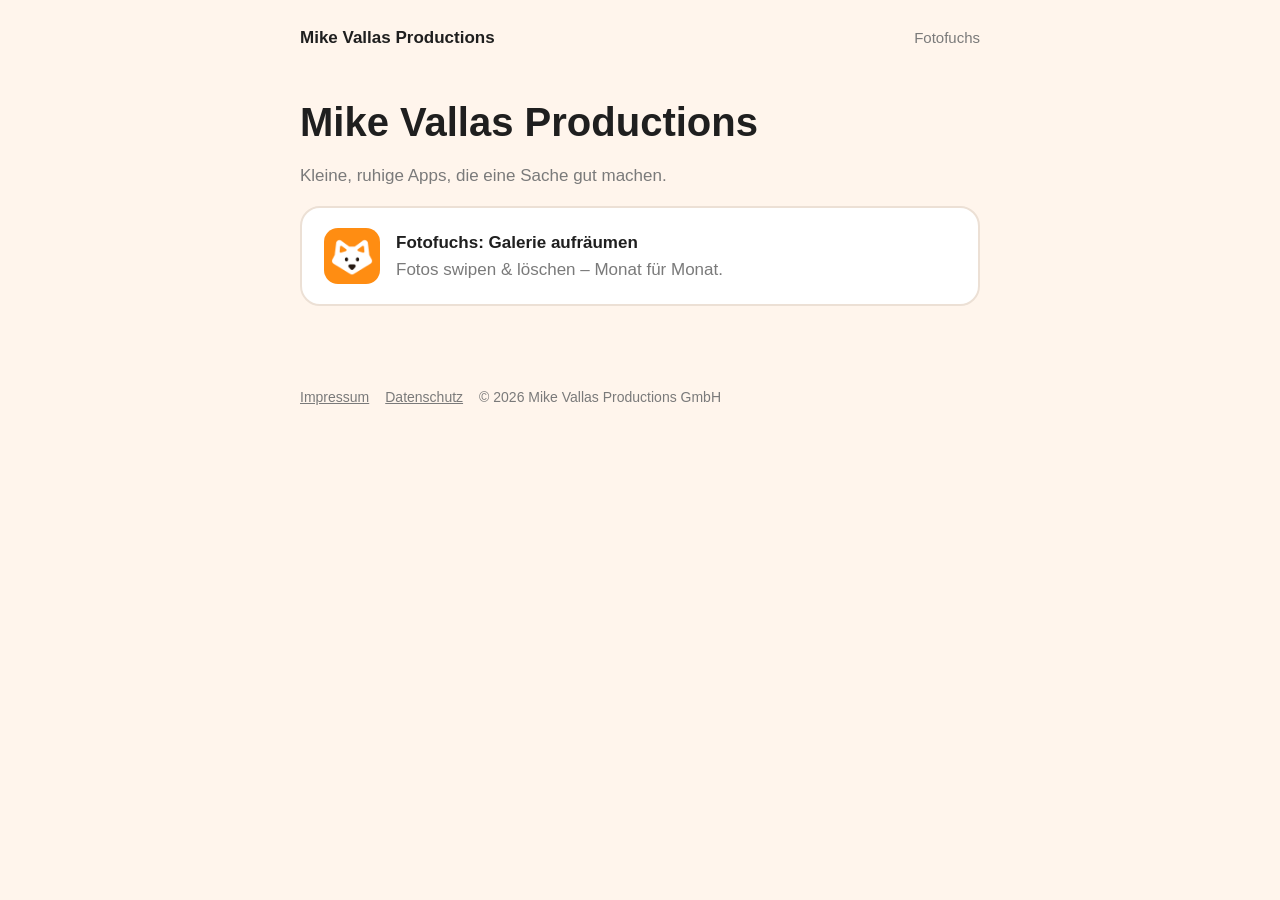
<file: index.html>
<!doctype html>
<html lang="de">
<head>
<meta charset="utf-8">
<meta name="viewport" content="width=device-width, initial-scale=1">
<title>Mike Vallas Productions</title>
<link rel="stylesheet" href="style.css">
<link rel="icon" href="fotofuchs/icon.png">
</head>
<body>
<header><a class="brand" href="">Mike Vallas Productions</a><nav><a href="fotofuchs/">Fotofuchs</a></nav></header>
<main>
<h1>Mike Vallas Productions</h1>
<p class="muted">Kleine, ruhige Apps, die eine Sache gut machen.</p>
<a class="card" href="fotofuchs/"><img class="icon" src="fotofuchs/icon.png" alt=""><div><strong>Fotofuchs: Galerie aufräumen</strong><br><span class="muted">Fotos swipen &amp; löschen – Monat für Monat.</span></div></a>

</main>
<footer><a href="impressum/">Impressum</a><a href="datenschutz/">Datenschutz</a>© 2026 Mike Vallas Productions GmbH</footer>
</body>
</html>
</file>
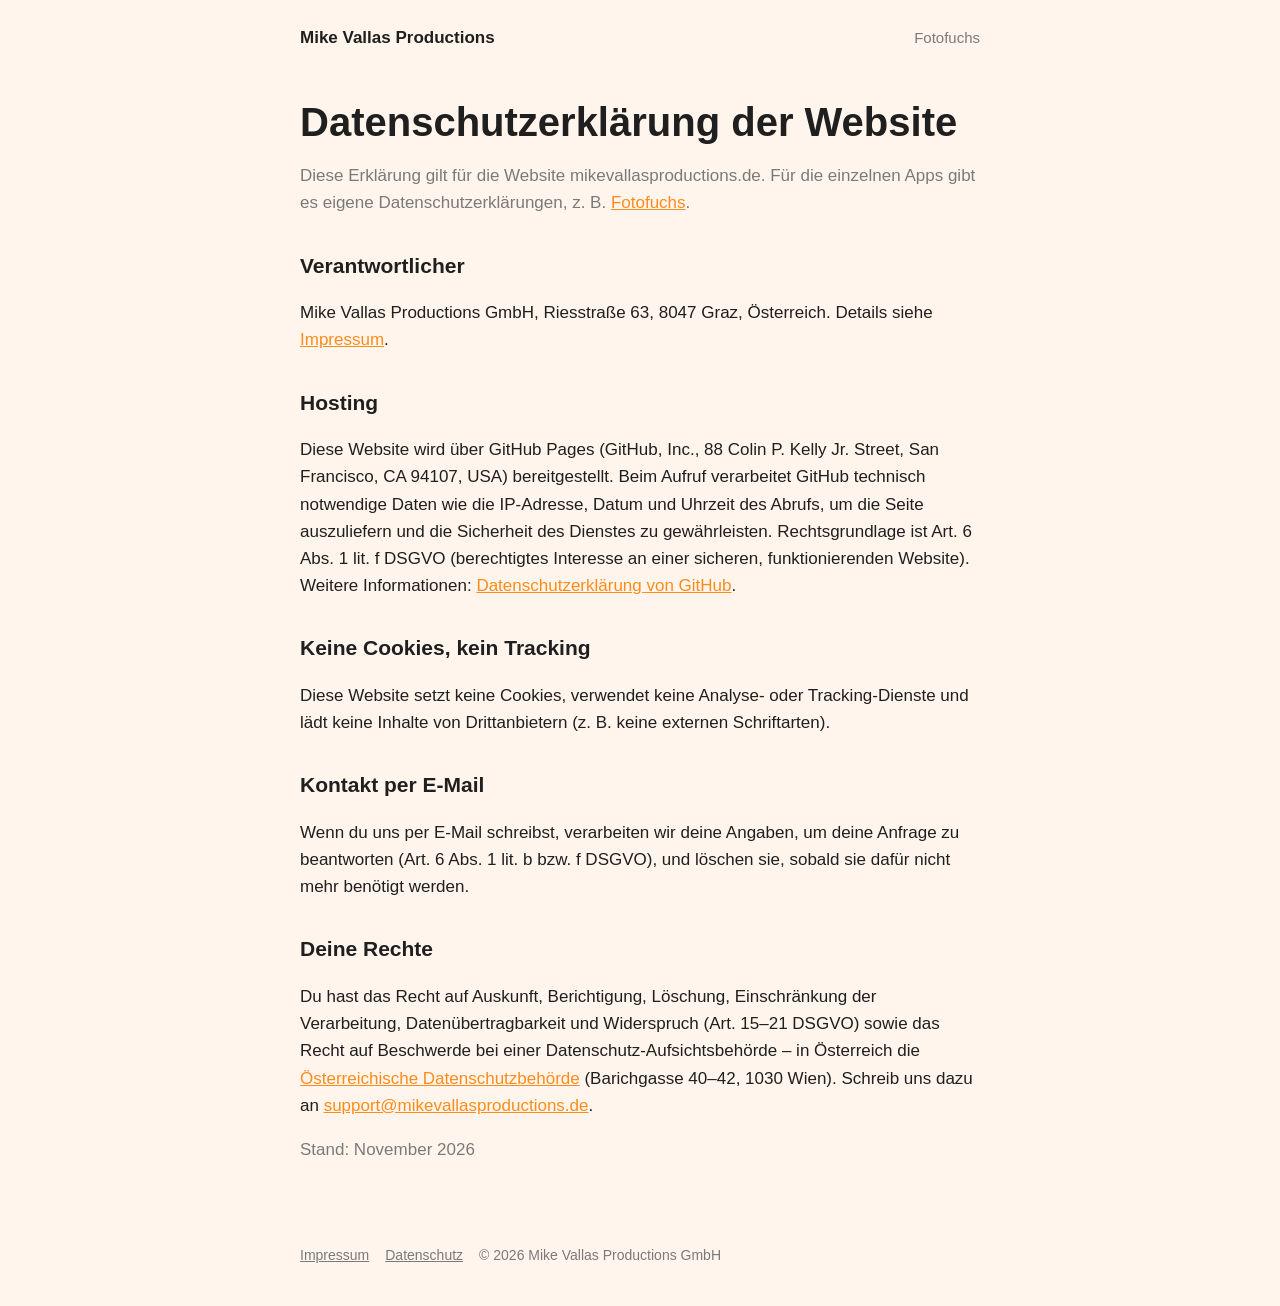
<file: datenschutz/index.html>
<!doctype html>
<html lang="de">
<head>
<meta charset="utf-8">
<meta name="viewport" content="width=device-width, initial-scale=1">
<title>Datenschutz – Mike Vallas Productions</title>
<link rel="stylesheet" href="../style.css">
<link rel="icon" href="../fotofuchs/icon.png">
</head>
<body>
<header><a class="brand" href="../">Mike Vallas Productions</a><nav><a href="../fotofuchs/">Fotofuchs</a></nav></header>
<main>
<h1>Datenschutz­erklärung der Website</h1>
<p class="muted">Diese Erklärung gilt für die Website mikevallasproductions.de. Für die einzelnen Apps gibt es eigene Datenschutzerklärungen, z.&nbsp;B. <a href="../fotofuchs/datenschutz/">Fotofuchs</a>.</p>
<h2>Verantwortlicher</h2>
<p>Mike Vallas Productions GmbH, Riesstraße 63, 8047 Graz, Österreich. Details siehe <a href="../impressum/">Impressum</a>.</p>
<h2>Hosting</h2>
<p>Diese Website wird über GitHub Pages (GitHub, Inc., 88 Colin P. Kelly Jr. Street, San Francisco, CA 94107, USA) bereitgestellt. Beim Aufruf verarbeitet GitHub technisch notwendige Daten wie die IP-Adresse, Datum und Uhrzeit des Abrufs, um die Seite auszuliefern und die Sicherheit des Dienstes zu gewährleisten. Rechtsgrundlage ist Art. 6 Abs. 1 lit. f DSGVO (berechtigtes Interesse an einer sicheren, funktionierenden Website). Weitere Informationen: <a href="https://docs.github.com/de/site-policy/privacy-policies/github-general-privacy-statement">Datenschutzerklärung von GitHub</a>.</p>
<h2>Keine Cookies, kein Tracking</h2>
<p>Diese Website setzt keine Cookies, verwendet keine Analyse- oder Tracking-Dienste und lädt keine Inhalte von Drittanbietern (z.&nbsp;B. keine externen Schriftarten).</p>
<h2>Kontakt per E-Mail</h2>
<p>Wenn du uns per E-Mail schreibst, verarbeiten wir deine Angaben, um deine Anfrage zu beantworten (Art. 6 Abs. 1 lit. b bzw. f DSGVO), und löschen sie, sobald sie dafür nicht mehr benötigt werden.</p>
<h2>Deine Rechte</h2>
<p>Du hast das Recht auf Auskunft, Berichtigung, Löschung, Einschränkung der Verarbeitung, Datenübertragbarkeit und Widerspruch (Art. 15–21 DSGVO) sowie das Recht auf Beschwerde bei einer Datenschutz-Aufsichtsbehörde – in Österreich die <a href="https://www.dsb.gv.at">Österreichische Datenschutzbehörde</a> (Barichgasse 40–42, 1030 Wien). Schreib uns dazu an <a href="mailto:support@mikevallasproductions.de">support@mikevallasproductions.de</a>.</p>
<p class="muted">Stand: November 2026</p>

</main>
<footer><a href="../impressum/">Impressum</a><a href="../datenschutz/">Datenschutz</a>© 2026 Mike Vallas Productions GmbH</footer>
</body>
</html>
</file>
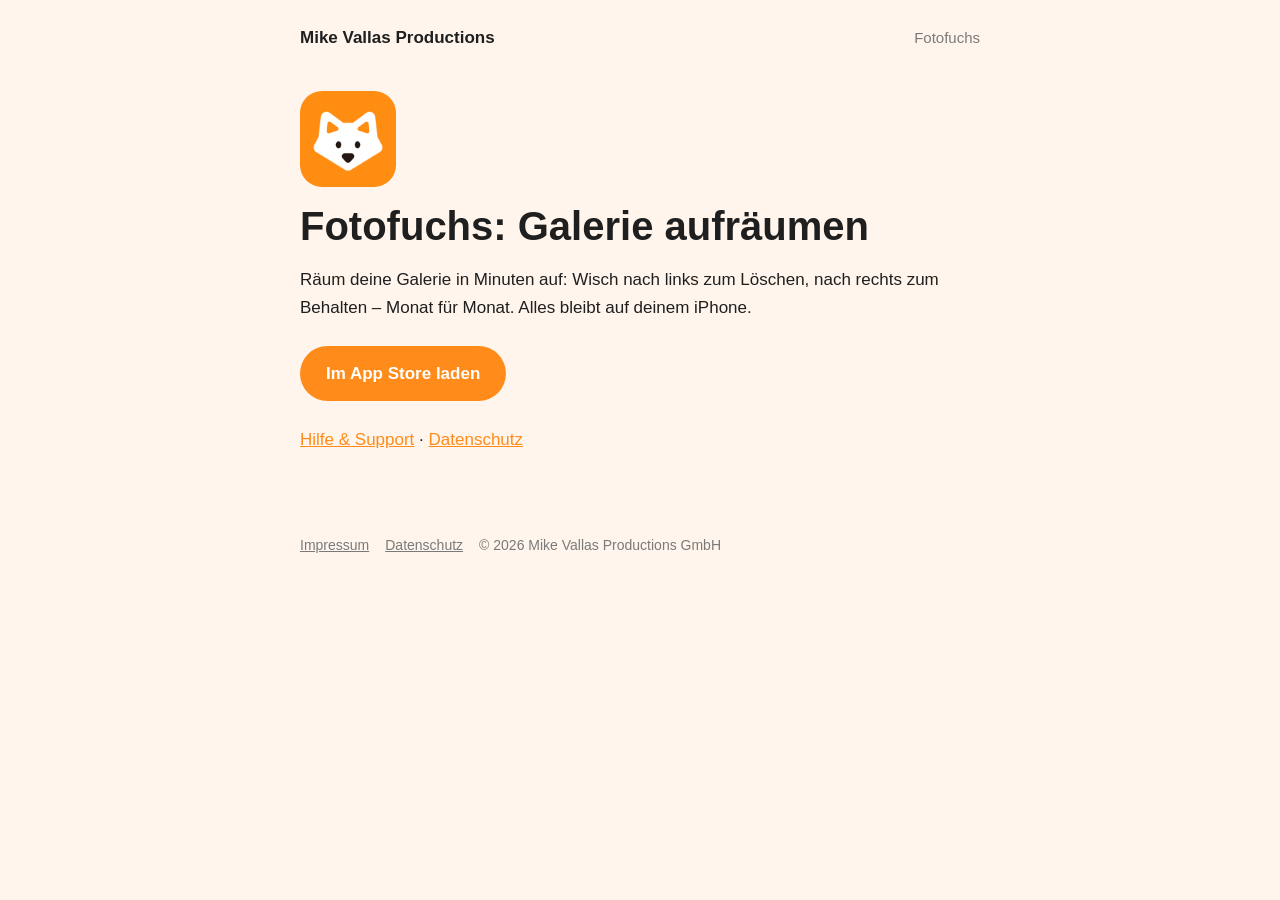
<file: fotofuchs/index.html>
<!doctype html>
<html lang="de">
<head>
<meta charset="utf-8">
<meta name="viewport" content="width=device-width, initial-scale=1">
<title>Fotofuchs: Galerie aufräumen</title>
<link rel="stylesheet" href="../style.css">
<link rel="icon" href="../fotofuchs/icon.png">
</head>
<body>
<header><a class="brand" href="../">Mike Vallas Productions</a><nav><a href="../fotofuchs/">Fotofuchs</a></nav></header>
<main>
<img class="icon" src="icon.png" alt="Fotofuchs-Icon" style="width:96px;height:96px;border-radius:22px">
<h1>Fotofuchs: Galerie aufräumen</h1>
<p>Räum deine Galerie in Minuten auf: Wisch nach links zum Löschen, nach rechts zum Behalten – Monat für Monat. Alles bleibt auf deinem iPhone.</p>
<a class="btn" href="https://apps.apple.com/app/id6838098543">Im App Store laden</a>
<p><a href="support/">Hilfe &amp; Support</a> · <a href="datenschutz/">Datenschutz</a></p>

</main>
<footer><a href="../impressum/">Impressum</a><a href="../datenschutz/">Datenschutz</a>© 2026 Mike Vallas Productions GmbH</footer>
</body>
</html>
</file>
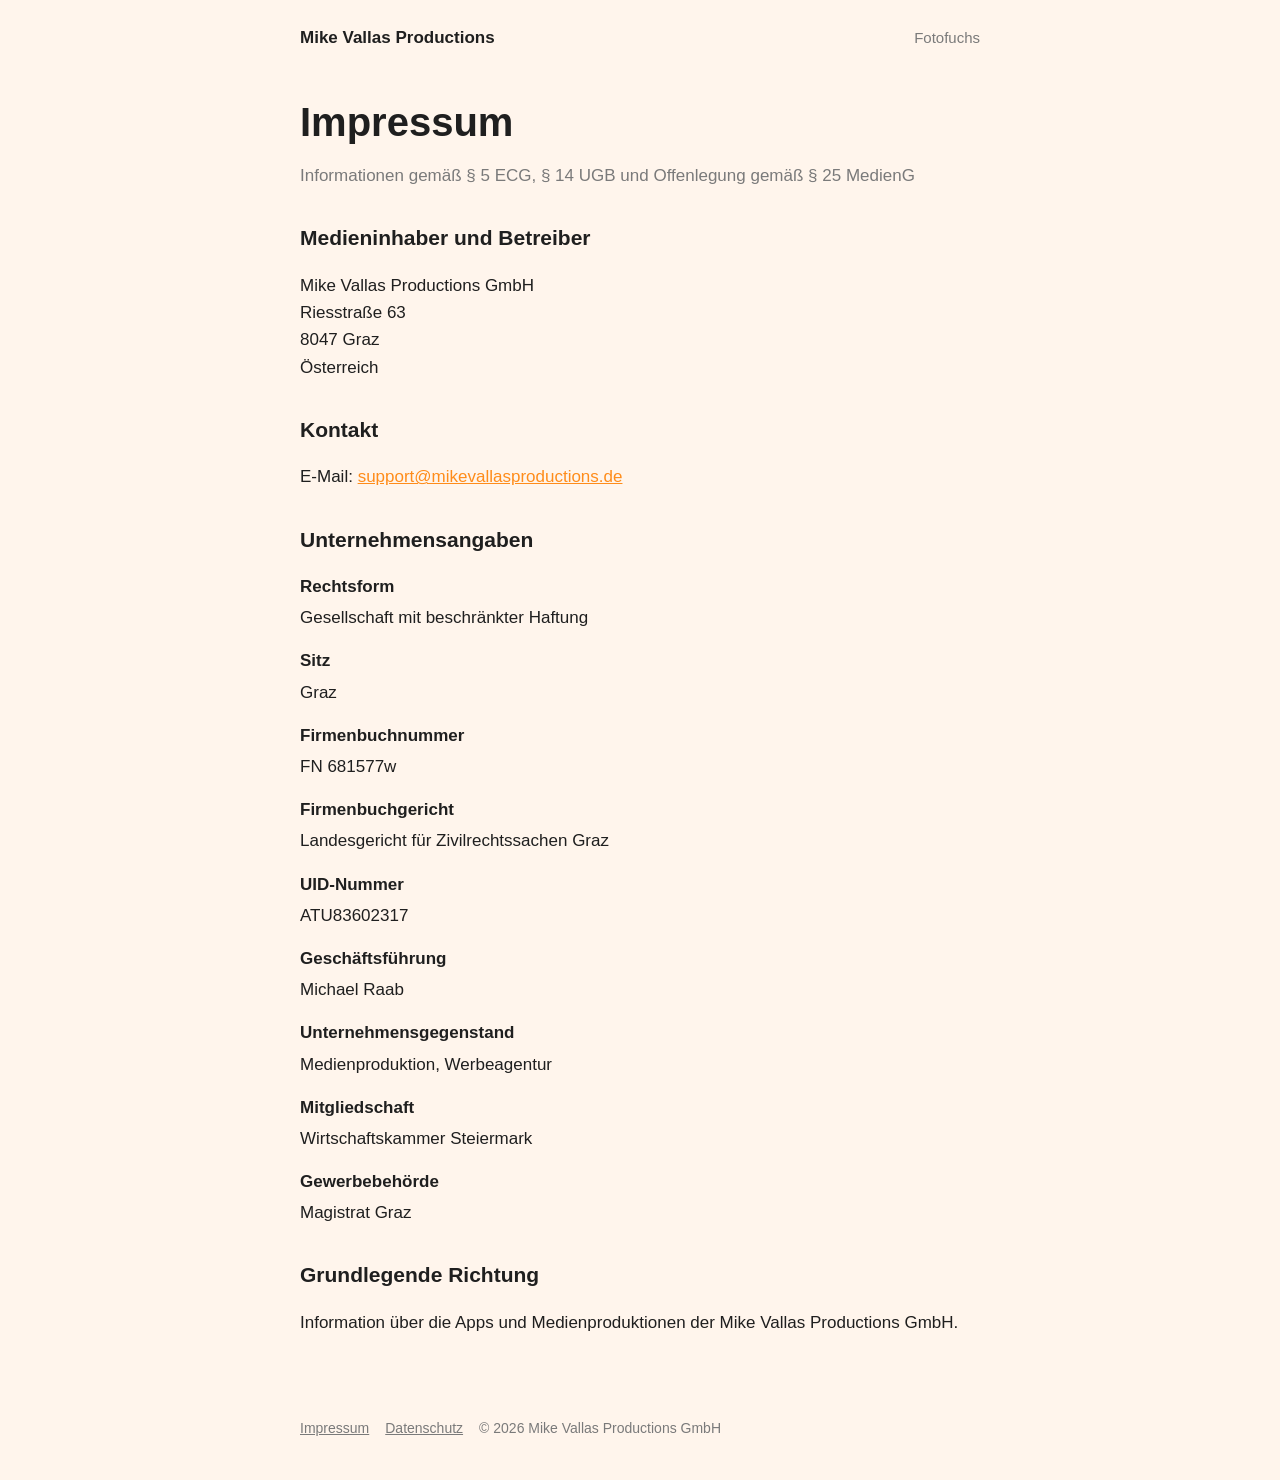
<file: impressum/index.html>
<!doctype html>
<html lang="de">
<head>
<meta charset="utf-8">
<meta name="viewport" content="width=device-width, initial-scale=1">
<title>Impressum – Mike Vallas Productions</title>
<link rel="stylesheet" href="../style.css">
<link rel="icon" href="../fotofuchs/icon.png">
</head>
<body>
<header><a class="brand" href="../">Mike Vallas Productions</a><nav><a href="../fotofuchs/">Fotofuchs</a></nav></header>
<main>
<h1>Impressum</h1>
<p class="muted">Informationen gemäß § 5 ECG, § 14 UGB und Offenlegung gemäß § 25 MedienG</p>
<h2>Medieninhaber und Betreiber</h2>
<p>Mike Vallas Productions GmbH<br>Riesstraße 63<br>8047 Graz<br>Österreich</p>
<h2>Kontakt</h2>
<p>E-Mail: <a href="mailto:support@mikevallasproductions.de">support@mikevallasproductions.de</a></p>
<h2>Unternehmensangaben</h2>
<dl>
<dt>Rechtsform</dt><dd>Gesellschaft mit beschränkter Haftung</dd>
<dt>Sitz</dt><dd>Graz</dd>
<dt>Firmenbuchnummer</dt><dd>FN 681577w</dd>
<dt>Firmenbuchgericht</dt><dd>Landesgericht für Zivilrechtssachen Graz</dd>
<dt>UID-Nummer</dt><dd>ATU83602317</dd>
<dt>Geschäftsführung</dt><dd>Michael Raab</dd>
<dt>Unternehmensgegenstand</dt><dd>Medienproduktion, Werbeagentur</dd>
<dt>Mitgliedschaft</dt><dd>Wirtschaftskammer Steiermark</dd>
<dt>Gewerbebehörde</dt><dd>Magistrat Graz</dd>
</dl>
<h2>Grundlegende Richtung</h2>
<p>Information über die Apps und Medienproduktionen der Mike Vallas Productions GmbH.</p>
</main>
<footer><a href="../impressum/">Impressum</a><a href="../datenschutz/">Datenschutz</a>© 2026 Mike Vallas Productions GmbH</footer>
</body>
</html>
</file>
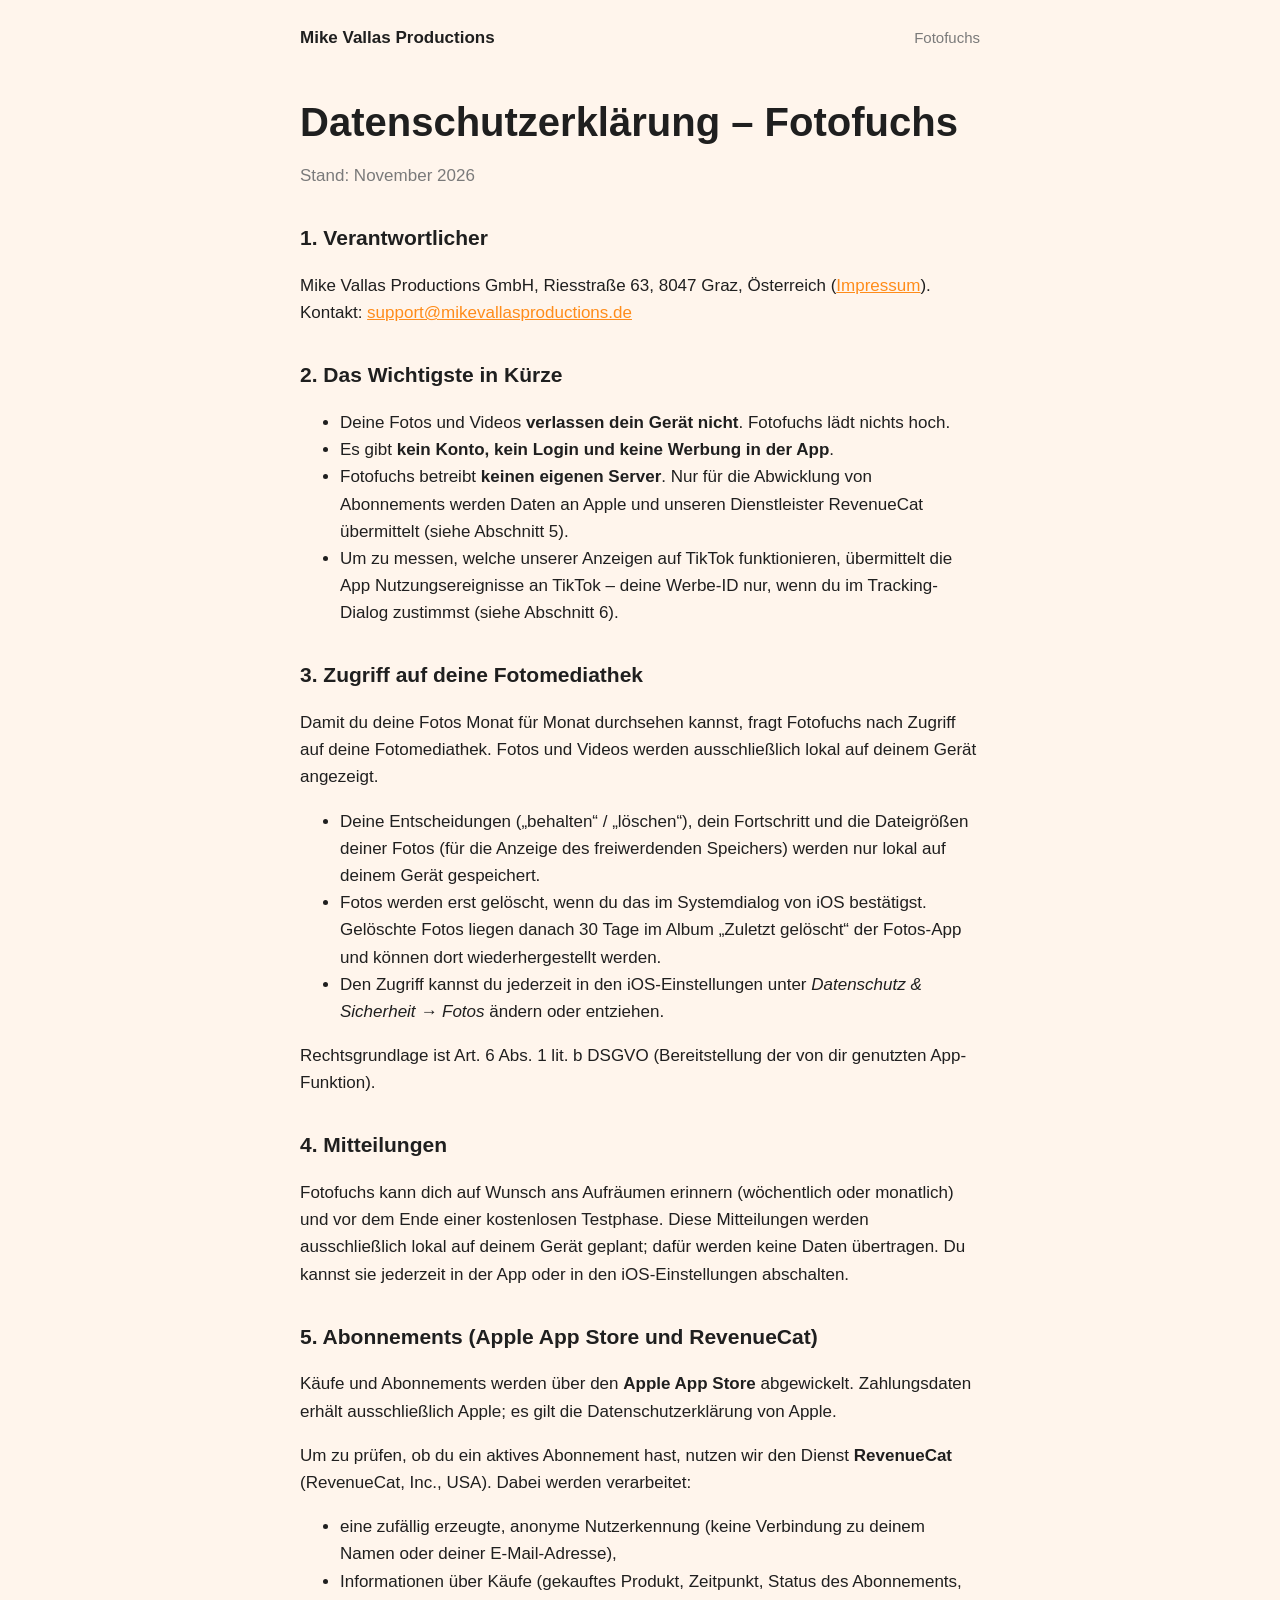
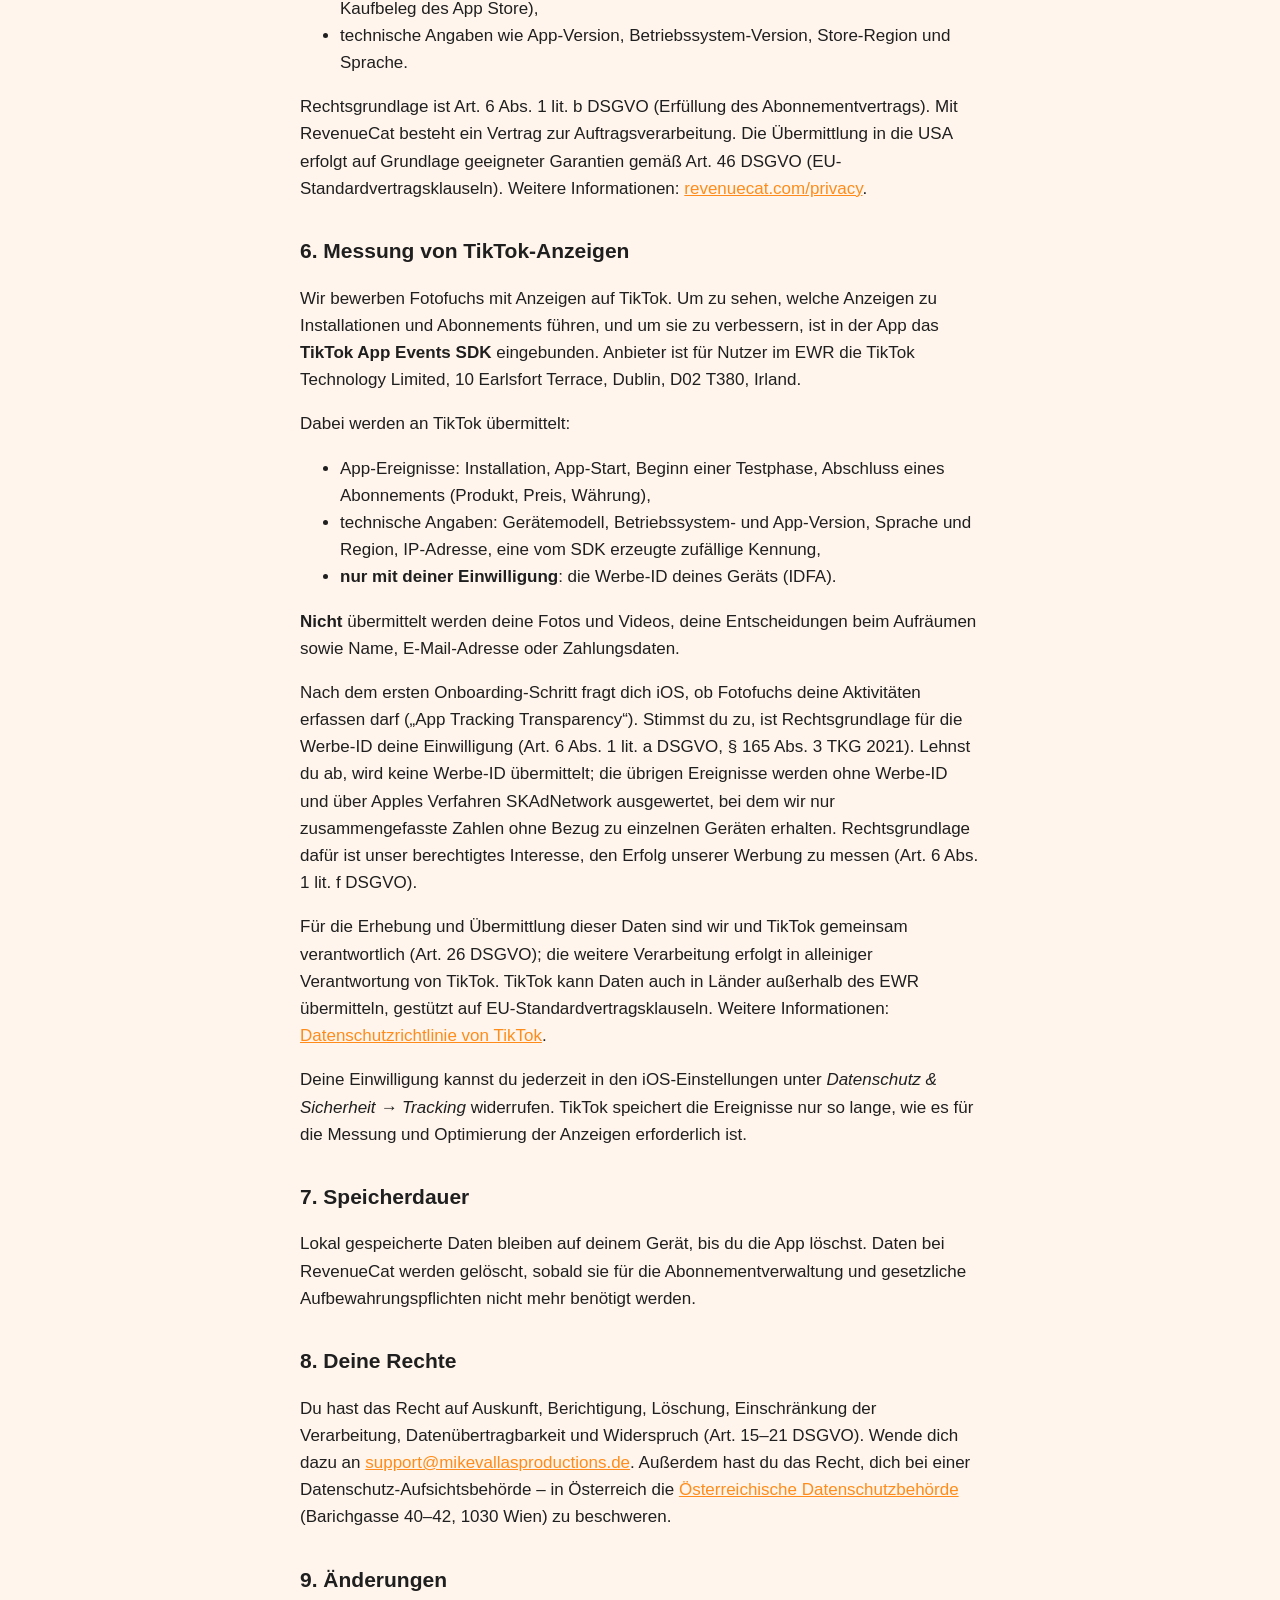
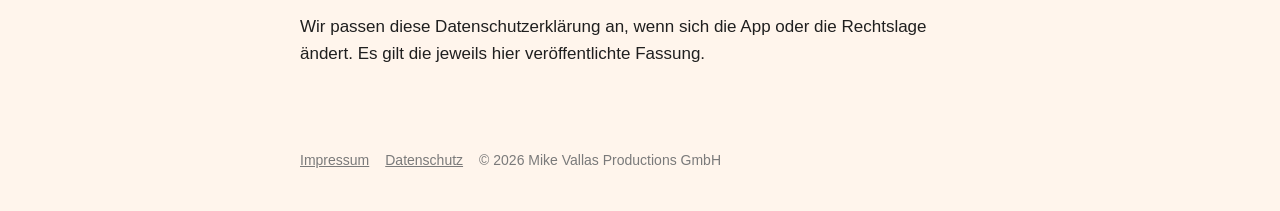
<file: fotofuchs/datenschutz/index.html>
<!doctype html>
<html lang="de">
<head>
<meta charset="utf-8">
<meta name="viewport" content="width=device-width, initial-scale=1">
<title>Datenschutz – Fotofuchs</title>
<link rel="stylesheet" href="../../style.css">
<link rel="icon" href="../../fotofuchs/icon.png">
</head>
<body>
<header><a class="brand" href="../../">Mike Vallas Productions</a><nav><a href="../../fotofuchs/">Fotofuchs</a></nav></header>
<main>
<h1>Datenschutz­erklärung – Fotofuchs</h1>
<p class="muted">Stand: November 2026</p>
<h2>1. Verantwortlicher</h2>
<p>Mike Vallas Productions GmbH, Riesstraße 63, 8047 Graz, Österreich (<a href="../../impressum/">Impressum</a>). Kontakt: <a href="mailto:support@mikevallasproductions.de">support@mikevallasproductions.de</a></p>
<h2>2. Das Wichtigste in Kürze</h2>
<ul>
<li>Deine Fotos und Videos <strong>verlassen dein Gerät nicht</strong>. Fotofuchs lädt nichts hoch.</li>
<li>Es gibt <strong>kein Konto, kein Login und keine Werbung in der App</strong>.</li>
<li>Fotofuchs betreibt <strong>keinen eigenen Server</strong>. Nur für die Abwicklung von Abonnements werden Daten an Apple und unseren Dienstleister RevenueCat übermittelt (siehe Abschnitt 5).</li>
<li>Um zu messen, welche unserer Anzeigen auf TikTok funktionieren, übermittelt die App Nutzungsereignisse an TikTok – deine Werbe-ID nur, wenn du im Tracking-Dialog zustimmst (siehe Abschnitt 6).</li>
</ul>
<h2>3. Zugriff auf deine Fotomediathek</h2>
<p>Damit du deine Fotos Monat für Monat durchsehen kannst, fragt Fotofuchs nach Zugriff auf deine Fotomediathek. Fotos und Videos werden ausschließlich lokal auf deinem Gerät angezeigt.</p>
<ul>
<li>Deine Entscheidungen („behalten“ / „löschen“), dein Fortschritt und die Dateigrößen deiner Fotos (für die Anzeige des freiwerdenden Speichers) werden nur lokal auf deinem Gerät gespeichert.</li>
<li>Fotos werden erst gelöscht, wenn du das im Systemdialog von iOS bestätigst. Gelöschte Fotos liegen danach 30 Tage im Album „Zuletzt gelöscht“ der Fotos-App und können dort wiederhergestellt werden.</li>
<li>Den Zugriff kannst du jederzeit in den iOS-Einstellungen unter <em>Datenschutz &amp; Sicherheit → Fotos</em> ändern oder entziehen.</li>
</ul>
<p>Rechtsgrundlage ist Art. 6 Abs. 1 lit. b DSGVO (Bereitstellung der von dir genutzten App-Funktion).</p>
<h2>4. Mitteilungen</h2>
<p>Fotofuchs kann dich auf Wunsch ans Aufräumen erinnern (wöchentlich oder monatlich) und vor dem Ende einer kostenlosen Testphase. Diese Mitteilungen werden ausschließlich lokal auf deinem Gerät geplant; dafür werden keine Daten übertragen. Du kannst sie jederzeit in der App oder in den iOS-Einstellungen abschalten.</p>
<h2>5. Abonnements (Apple App Store und RevenueCat)</h2>
<p>Käufe und Abonnements werden über den <strong>Apple App Store</strong> abgewickelt. Zahlungsdaten erhält ausschließlich Apple; es gilt die Datenschutzerklärung von Apple.</p>
<p>Um zu prüfen, ob du ein aktives Abonnement hast, nutzen wir den Dienst <strong>RevenueCat</strong> (RevenueCat, Inc., USA). Dabei werden verarbeitet:</p>
<ul>
<li>eine zufällig erzeugte, anonyme Nutzerkennung (keine Verbindung zu deinem Namen oder deiner E-Mail-Adresse),</li>
<li>Informationen über Käufe (gekauftes Produkt, Zeitpunkt, Status des Abonnements, Kaufbeleg des App Store),</li>
<li>technische Angaben wie App-Version, Betriebssystem-Version, Store-Region und Sprache.</li>
</ul>
<p>Rechtsgrundlage ist Art. 6 Abs. 1 lit. b DSGVO (Erfüllung des Abonnementvertrags). Mit RevenueCat besteht ein Vertrag zur Auftragsverarbeitung. Die Übermittlung in die USA erfolgt auf Grundlage geeigneter Garantien gemäß Art. 46 DSGVO (EU-Standardvertragsklauseln). Weitere Informationen: <a href="https://www.revenuecat.com/privacy">revenuecat.com/privacy</a>.</p>
<h2>6. Messung von TikTok-Anzeigen</h2>
<p>Wir bewerben Fotofuchs mit Anzeigen auf TikTok. Um zu sehen, welche Anzeigen zu Installationen und Abonnements führen, und um sie zu verbessern, ist in der App das <strong>TikTok App Events SDK</strong> eingebunden. Anbieter ist für Nutzer im EWR die TikTok Technology Limited, 10 Earlsfort Terrace, Dublin, D02 T380, Irland.</p>
<p>Dabei werden an TikTok übermittelt:</p>
<ul>
<li>App-Ereignisse: Installation, App-Start, Beginn einer Testphase, Abschluss eines Abonnements (Produkt, Preis, Währung),</li>
<li>technische Angaben: Gerätemodell, Betriebssystem- und App-Version, Sprache und Region, IP-Adresse, eine vom SDK erzeugte zufällige Kennung,</li>
<li><strong>nur mit deiner Einwilligung</strong>: die Werbe-ID deines Geräts (IDFA).</li>
</ul>
<p><strong>Nicht</strong> übermittelt werden deine Fotos und Videos, deine Entscheidungen beim Aufräumen sowie Name, E-Mail-Adresse oder Zahlungsdaten.</p>
<p>Nach dem ersten Onboarding-Schritt fragt dich iOS, ob Fotofuchs deine Aktivitäten erfassen darf („App Tracking Transparency“). Stimmst du zu, ist Rechtsgrundlage für die Werbe-ID deine Einwilligung (Art. 6 Abs. 1 lit. a DSGVO, § 165 Abs. 3 TKG 2021). Lehnst du ab, wird keine Werbe-ID übermittelt; die übrigen Ereignisse werden ohne Werbe-ID und über Apples Verfahren SKAdNetwork ausgewertet, bei dem wir nur zusammengefasste Zahlen ohne Bezug zu einzelnen Geräten erhalten. Rechtsgrundlage dafür ist unser berechtigtes Interesse, den Erfolg unserer Werbung zu messen (Art. 6 Abs. 1 lit. f DSGVO).</p>
<p>Für die Erhebung und Übermittlung dieser Daten sind wir und TikTok gemeinsam verantwortlich (Art. 26 DSGVO); die weitere Verarbeitung erfolgt in alleiniger Verantwortung von TikTok. TikTok kann Daten auch in Länder außerhalb des EWR übermitteln, gestützt auf EU-Standardvertragsklauseln. Weitere Informationen: <a href="https://www.tiktok.com/legal/page/eea/privacy-policy/de-DE">Datenschutzrichtlinie von TikTok</a>.</p>
<p>Deine Einwilligung kannst du jederzeit in den iOS-Einstellungen unter <em>Datenschutz &amp; Sicherheit → Tracking</em> widerrufen. TikTok speichert die Ereignisse nur so lange, wie es für die Messung und Optimierung der Anzeigen erforderlich ist.</p>
<h2>7. Speicherdauer</h2>
<p>Lokal gespeicherte Daten bleiben auf deinem Gerät, bis du die App löschst. Daten bei RevenueCat werden gelöscht, sobald sie für die Abonnementverwaltung und gesetzliche Aufbewahrungspflichten nicht mehr benötigt werden.</p>
<h2>8. Deine Rechte</h2>
<p>Du hast das Recht auf Auskunft, Berichtigung, Löschung, Einschränkung der Verarbeitung, Datenübertragbarkeit und Widerspruch (Art. 15–21 DSGVO). Wende dich dazu an <a href="mailto:support@mikevallasproductions.de">support@mikevallasproductions.de</a>. Außerdem hast du das Recht, dich bei einer Datenschutz-Aufsichtsbehörde – in Österreich die <a href="https://www.dsb.gv.at">Österreichische Datenschutzbehörde</a> (Barichgasse 40–42, 1030 Wien) zu beschweren.</p>
<h2>9. Änderungen</h2>
<p>Wir passen diese Datenschutzerklärung an, wenn sich die App oder die Rechtslage ändert. Es gilt die jeweils hier veröffentlichte Fassung.</p>

</main>
<footer><a href="../../impressum/">Impressum</a><a href="../../datenschutz/">Datenschutz</a>© 2026 Mike Vallas Productions GmbH</footer>
</body>
</html>
</file>
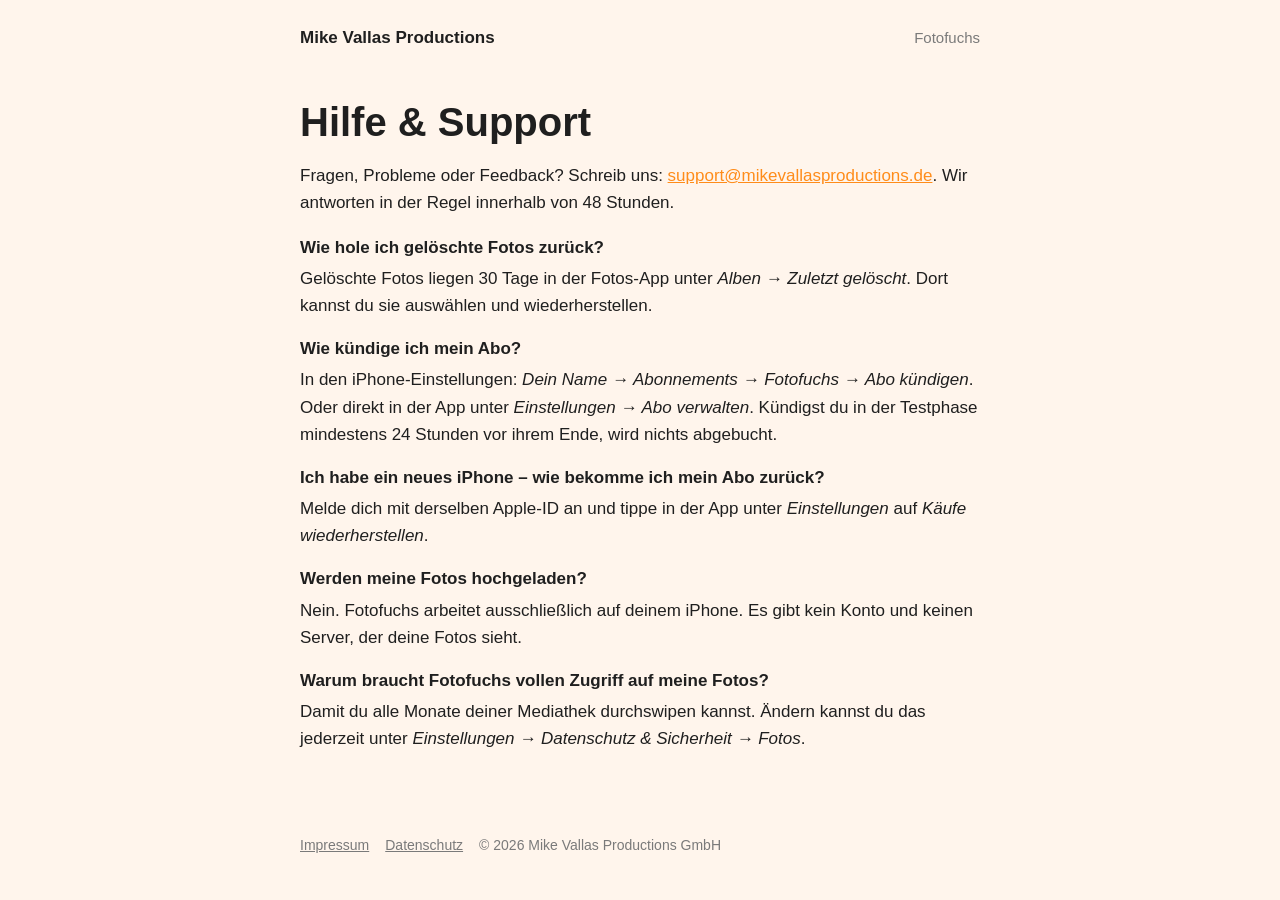
<file: fotofuchs/support/index.html>
<!doctype html>
<html lang="de">
<head>
<meta charset="utf-8">
<meta name="viewport" content="width=device-width, initial-scale=1">
<title>Support – Fotofuchs</title>
<link rel="stylesheet" href="../../style.css">
<link rel="icon" href="../../fotofuchs/icon.png">
</head>
<body>
<header><a class="brand" href="../../">Mike Vallas Productions</a><nav><a href="../../fotofuchs/">Fotofuchs</a></nav></header>
<main>
<h1>Hilfe &amp; Support</h1>
<p>Fragen, Probleme oder Feedback? Schreib uns: <a href="mailto:support@mikevallasproductions.de?subject=Fotofuchs">support@mikevallasproductions.de</a>. Wir antworten in der Regel innerhalb von 48 Stunden.</p>
<dl>
<dt>Wie hole ich gelöschte Fotos zurück?</dt>
<dd>Gelöschte Fotos liegen 30 Tage in der Fotos-App unter <em>Alben → Zuletzt gelöscht</em>. Dort kannst du sie auswählen und wiederherstellen.</dd>
<dt>Wie kündige ich mein Abo?</dt>
<dd>In den iPhone-Einstellungen: <em>Dein Name → Abonnements → Fotofuchs → Abo kündigen</em>. Oder direkt in der App unter <em>Einstellungen → Abo verwalten</em>. Kündigst du in der Testphase mindestens 24 Stunden vor ihrem Ende, wird nichts abgebucht.</dd>
<dt>Ich habe ein neues iPhone – wie bekomme ich mein Abo zurück?</dt>
<dd>Melde dich mit derselben Apple-ID an und tippe in der App unter <em>Einstellungen</em> auf <em>Käufe wiederherstellen</em>.</dd>
<dt>Werden meine Fotos hochgeladen?</dt>
<dd>Nein. Fotofuchs arbeitet ausschließlich auf deinem iPhone. Es gibt kein Konto und keinen Server, der deine Fotos sieht.</dd>
<dt>Warum braucht Fotofuchs vollen Zugriff auf meine Fotos?</dt>
<dd>Damit du alle Monate deiner Mediathek durchswipen kannst. Ändern kannst du das jederzeit unter <em>Einstellungen → Datenschutz &amp; Sicherheit → Fotos</em>.</dd>
</dl>

</main>
<footer><a href="../../impressum/">Impressum</a><a href="../../datenschutz/">Datenschutz</a>© 2026 Mike Vallas Productions GmbH</footer>
</body>
</html>
</file>
<file: style.css>
:root{--bg:#fff5ec;--card:#fff;--text:#1f1f1f;--muted:#7a7a7a;--border:#ece0d5;--accent:#ff8c1a}
@media (prefers-color-scheme:dark){:root{--bg:#1c1814;--card:#262019;--text:#f3ece6;--muted:#a89c91;--border:#3a3128}}
*{box-sizing:border-box}
html{-webkit-text-size-adjust:100%}
body{margin:0;background:var(--bg);color:var(--text);font:17px/1.6 ui-rounded,-apple-system,BlinkMacSystemFont,"SF Pro Rounded","Segoe UI",Roboto,sans-serif}
main{max-width:720px;margin:0 auto;padding:40px 20px 64px}
header{max-width:720px;margin:0 auto;padding:24px 20px 0;display:flex;justify-content:space-between;align-items:center;gap:12px;flex-wrap:wrap}
header a.brand{font-weight:800;color:var(--text);text-decoration:none}
nav a{color:var(--muted);text-decoration:none;margin-left:16px;font-size:15px}
nav a:hover{color:var(--text)}
h1{font-size:clamp(28px,6vw,40px);line-height:1.15;margin:8px 0 16px;font-weight:800}
h2{font-size:21px;margin:32px 0 8px}
p,li{color:var(--text)}
.muted{color:var(--muted)}
a{color:var(--accent)}
.card{background:var(--card);border:2px solid var(--border);border-radius:20px;padding:20px 22px;margin:16px 0;text-decoration:none;color:var(--text);display:flex;gap:16px;align-items:center}
.card:hover{border-color:var(--accent)}
.icon{width:56px;height:56px;border-radius:14px;flex:none}
.btn{display:inline-block;background:var(--accent);color:#fff;font-weight:700;text-decoration:none;padding:14px 26px;border-radius:999px;margin:8px 0}
footer{max-width:720px;margin:0 auto;padding:0 20px 40px;color:var(--muted);font-size:14px}
footer a{color:var(--muted);margin-right:16px}
dl dt{font-weight:700;margin-top:16px}dl dd{margin:4px 0 0}
</file>
